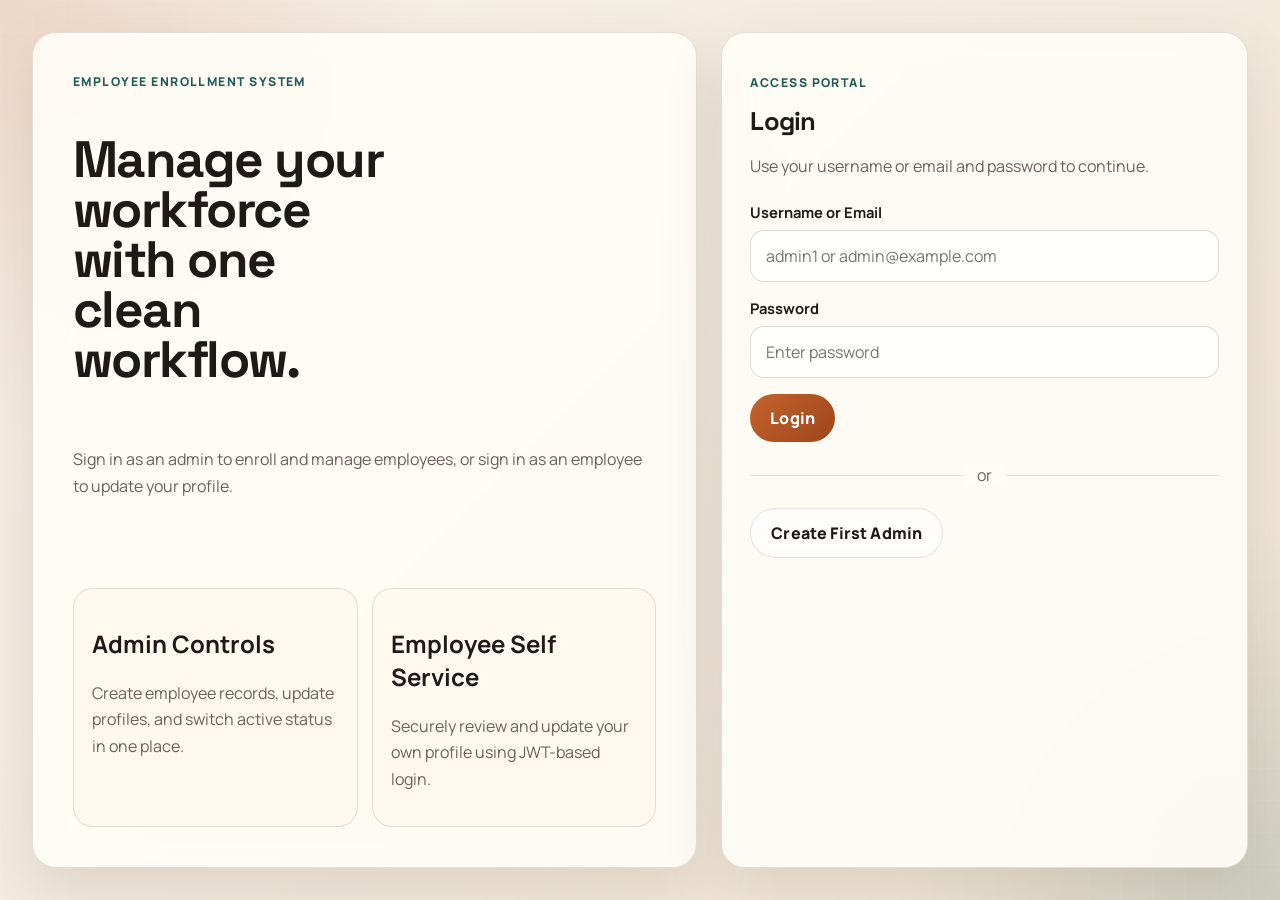
<file: public/index.html>
<!DOCTYPE html>
<html lang="en">
<head>
    <meta charset="UTF-8">
    <meta name="viewport" content="width=device-width, initial-scale=1.0">
    <title>Employee Enrollment</title>
    <link rel="preconnect" href="https://fonts.googleapis.com">
    <link rel="preconnect" href="https://fonts.gstatic.com" crossorigin>
    <link href="https://fonts.googleapis.com/css2?family=Manrope:wght@400;500;700;800&family=Space+Grotesk:wght@500;700&display=swap" rel="stylesheet">
    <link rel="stylesheet" href="assets/styles.css">
</head>
<body class="page-auth">
    <main class="auth-shell">
        <section class="hero-panel">
            <div class="eyebrow">Employee Enrollment System</div>
            <h1>Manage your workforce with one clean workflow.</h1>
            <p class="hero-copy">
                Sign in as an admin to enroll and manage employees, or sign in as an employee to update your profile.
            </p>
            <div class="hero-grid">
                <article class="hero-card">
                    <h2>Admin Controls</h2>
                    <p>Create employee records, update profiles, and switch active status in one place.</p>
                </article>
                <article class="hero-card">
                    <h2>Employee Self Service</h2>
                    <p>Securely review and update your own profile using JWT-based login.</p>
                </article>
            </div>
        </section>

        <section class="panel stack-lg">
            <div>
                <p class="eyebrow">Access Portal</p>
                <h2 class="section-title">Login</h2>
                <p class="section-copy">Use your username or email and password to continue.</p>
            </div>

            <div id="authMessage" class="message hidden"></div>

            <form id="loginForm" class="stack-md">
                <label class="field">
                    <span>Username or Email</span>
                    <input type="text" name="usernameOrEmail" placeholder="admin1 or admin@example.com" required>
                </label>
                <label class="field">
                    <span>Password</span>
                    <input type="password" name="password" placeholder="Enter password" required>
                </label>
                <button type="submit" class="btn btn-primary">Login</button>
            </form>

            <div class="divider"><span>or</span></div>

            <div class="stack-md">
                <button id="toggleAdminRegister" type="button" class="btn btn-secondary">Create First Admin</button>

                <form id="adminRegisterForm" class="stack-md hidden">
                    <div class="split two">
                        <label class="field">
                            <span>First Name</span>
                            <input type="text" name="firstName" required>
                        </label>
                        <label class="field">
                            <span>Last Name</span>
                            <input type="text" name="lastName" required>
                        </label>
                    </div>

                    <div class="split two">
                        <label class="field">
                            <span>Email</span>
                            <input type="email" name="email" required>
                        </label>
                        <label class="field">
                            <span>Phone</span>
                            <input type="text" name="phone" maxlength="10" pattern="\d{10}" required>
                        </label>
                    </div>

                    <div class="split two">
                        <label class="field">
                            <span>Department</span>
                            <input type="text" name="department" value="Administration" required>
                        </label>
                        <label class="field">
                            <span>Salary</span>
                            <input type="number" name="salary" min="1" step="0.01" required>
                        </label>
                    </div>

                    <div class="split two">
                        <label class="field">
                            <span>Joining Date</span>
                            <input type="date" name="joiningDate" required>
                        </label>
                        <label class="field">
                            <span>Username</span>
                            <input type="text" name="username" minlength="4" required>
                        </label>
                    </div>

                    <label class="field">
                        <span>Address</span>
                        <input type="text" name="address" required>
                    </label>

                    <label class="field">
                        <span>Password</span>
                        <input type="password" name="password" minlength="8" required>
                    </label>

                    <button type="submit" class="btn btn-primary">Register Admin</button>
                </form>
            </div>
        </section>
    </main>

    <script src="assets/app.js"></script>
    <script type="text/javascript">
    (function (l) {
      if (l.search[1] === "/") {
        var decoded = l.search
          .slice(1)
          .split("&")
          .map(function (s) {
            return s.replace(/~and~/g, "&");
          })
          .join("?");
        window.history.replaceState(
          null,
          null,
          l.pathname.slice(0, -1) + decoded + l.hash
        );
      }
    })(window.location);
  </script>
</body>
</html>
</file>
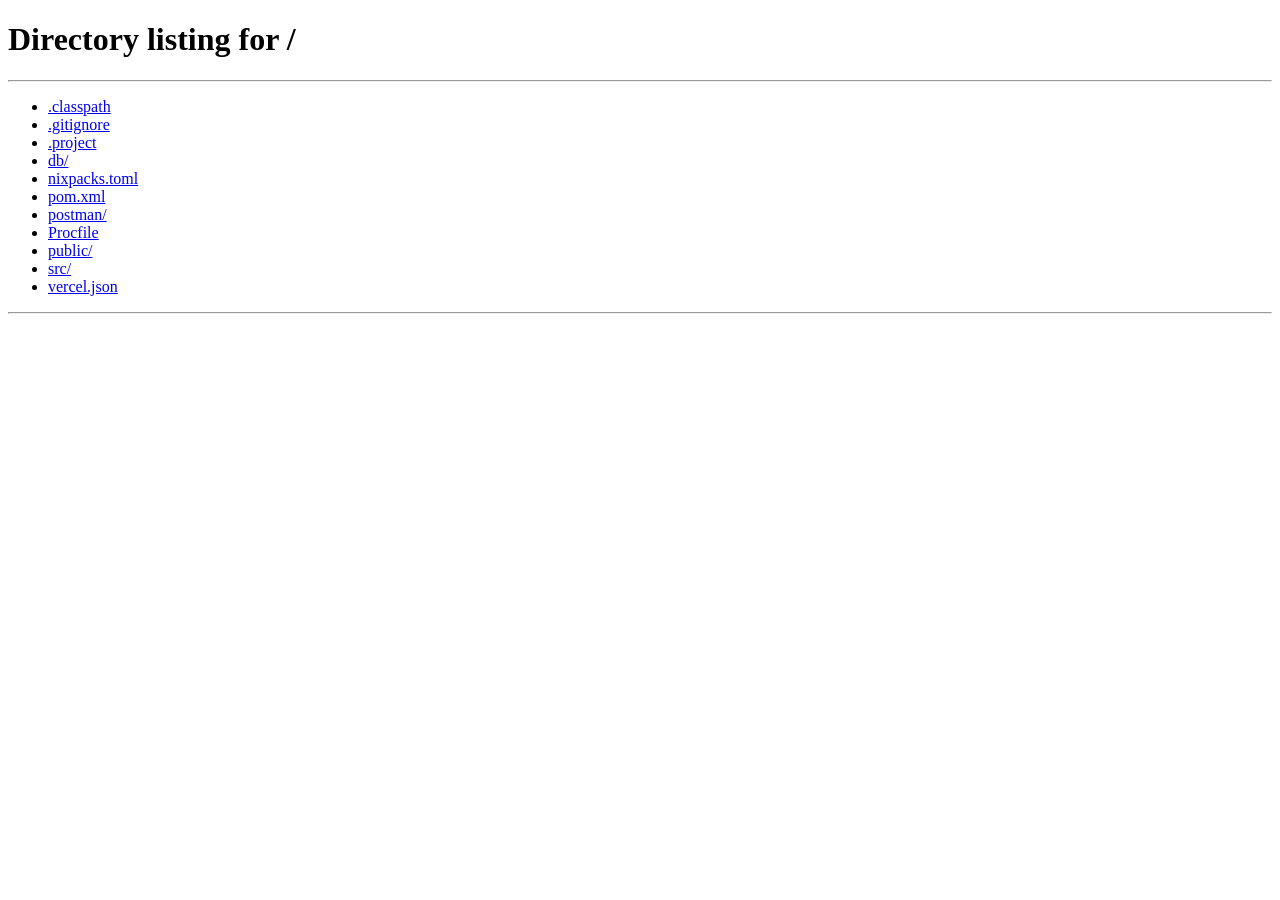
<file: public/admin-dashboard.html>
<!DOCTYPE html>
<html lang="en">
<head>
    <meta charset="UTF-8">
    <meta name="viewport" content="width=device-width, initial-scale=1.0">
    <title>Admin Dashboard</title>
    <link rel="preconnect" href="https://fonts.googleapis.com">
    <link rel="preconnect" href="https://fonts.gstatic.com" crossorigin>
    <link href="https://fonts.googleapis.com/css2?family=Manrope:wght@400;500;700;800&family=Space+Grotesk:wght@500;700&display=swap" rel="stylesheet">
    <link rel="stylesheet" href="assets/styles.css">
</head>
<body class="page-dashboard">
    <div class="app-shell">
        <aside class="sidebar">
            <div class="brand-block">
                <p class="eyebrow">Employee Enrollment</p>
                <h1 class="brand-title">Admin Control</h1>
                <p class="sidebar-copy">A single workspace to enroll, review, and manage your workforce.</p>
            </div>

            <nav class="sidebar-nav">
                <a class="nav-link active" href="#overview">Overview</a>
                <a class="nav-link" href="#directory">Employee Directory</a>
                <a class="nav-link" href="#editor">Create or Update</a>
            </nav>

            <div class="sidebar-card">
                <span class="sidebar-card-label">Signed In</span>
                <strong id="adminIdentity" class="sidebar-card-value"></strong>
            </div>

            <button id="logoutButton" class="btn btn-secondary sidebar-logout" type="button">Logout</button>
        </aside>

        <main class="workspace">
            <header class="workspace-topbar" id="overview">
                <div>
                    <p class="eyebrow">Admin Workspace</p>
                    <h2 class="workspace-title">Employee Operations Dashboard</h2>
                    <p class="section-copy">Track employee records, keep statuses updated, and manage onboarding data from one production-style console.</p>
                </div>
                <button id="refreshEmployees" class="btn btn-secondary" type="button">Refresh Data</button>
            </header>

            <section class="overview-grid">
                <article class="highlight-card">
                    <span class="highlight-label">Roster Health</span>
                    <h3>Live employee overview</h3>
                    <p>Use the stats and directory below to see how many employees are active and quickly jump into edits.</p>
                </article>
                <div id="employeeSummary" class="metric-grid"></div>
            </section>

            <div id="adminMessage" class="message hidden"></div>

            <section class="workspace-grid">
                <section class="panel stack-lg" id="directory">
                    <div class="section-head">
                        <div>
                            <p class="eyebrow">Directory</p>
                            <h3 class="section-title">Employee Directory</h3>
                        </div>
                    </div>
                    <div id="employeeTableWrap" class="table-wrap"></div>
                </section>

                <section class="panel stack-lg" id="editor">
                    <div class="section-head">
                        <div>
                            <p class="eyebrow">Editor</p>
                            <h3 class="section-title">Add or Update Employee</h3>
                        </div>
                        <button id="resetEmployeeForm" class="btn btn-secondary" type="button">Reset Form</button>
                    </div>

                    <form id="employeeForm" class="stack-md">
                        <input type="hidden" name="empId">

                        <div class="split two">
                            <label class="field">
                                <span>First Name</span>
                                <input type="text" name="firstName" required>
                            </label>
                            <label class="field">
                                <span>Last Name</span>
                                <input type="text" name="lastName" required>
                            </label>
                        </div>

                        <div class="split two">
                            <label class="field">
                                <span>Email</span>
                                <input type="email" name="email" required>
                            </label>
                            <label class="field">
                                <span>Phone</span>
                                <input type="text" name="phone" maxlength="10" pattern="\d{10}" required>
                            </label>
                        </div>

                        <div class="split two">
                            <label class="field">
                                <span>Department</span>
                                <input type="text" name="department" required>
                            </label>
                            <label class="field">
                                <span>Role</span>
                                <select name="role" required>
                                    <option value="EMPLOYEE">EMPLOYEE</option>
                                    <option value="ADMIN">ADMIN</option>
                                </select>
                            </label>
                        </div>

                        <div class="split two">
                            <label class="field hidden" id="salaryFieldGroup">
                                <span>Salary</span>
                                <input type="number" name="salary" min="1" step="0.01">
                            </label>
                            <div class="field">
                                <span>Compensation</span>
                                <input type="text" value="Salary is auto-assigned on create and can be edited later." readonly>
                            </div>
                        </div>

                        <div class="split two">
                            <label class="field">
                                <span>Joining Date</span>
                                <input type="date" name="joiningDate" required>
                            </label>
                            <label class="field">
                                <span>Username</span>
                                <input type="text" name="username" minlength="4" required>
                            </label>
                        </div>

                        <label class="field">
                            <span>Address</span>
                            <input type="text" name="address" required>
                        </label>

                        <label class="field">
                            <span>Password</span>
                            <input type="password" name="password" minlength="8" required>
                        </label>

                        <p class="section-copy">Employees are enrolled as Active by default. Salary is auto-assigned during create and appears when you edit an existing employee.</p>

                        <button type="submit" class="btn btn-primary">Save Employee</button>
                    </form>
                </section>
            </section>
        </main>
    </div>

    <script src="assets/app.js"></script>
</body>
</html>
</file>
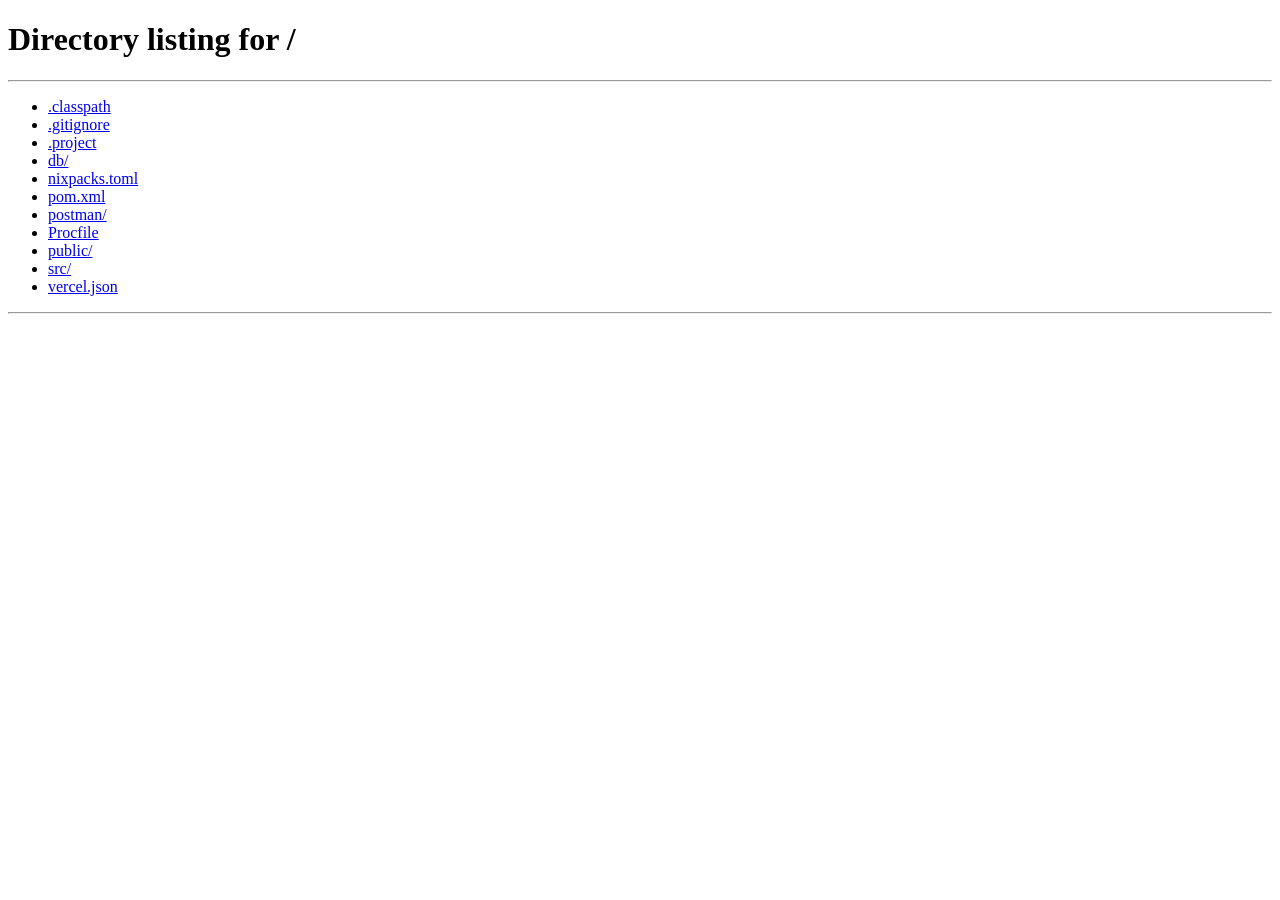
<file: public/employee-dashboard.html>
<!DOCTYPE html>
<html lang="en">
<head>
    <meta charset="UTF-8">
    <meta name="viewport" content="width=device-width, initial-scale=1.0">
    <title>Employee Profile</title>
    <link rel="preconnect" href="https://fonts.googleapis.com">
    <link rel="preconnect" href="https://fonts.gstatic.com" crossorigin>
    <link href="https://fonts.googleapis.com/css2?family=Manrope:wght@400;500;700;800&family=Space+Grotesk:wght@500;700&display=swap" rel="stylesheet">
    <link rel="stylesheet" href="assets/styles.css">
</head>
<body class="page-dashboard">
    <div class="app-shell">
        <aside class="sidebar">
            <div class="brand-block">
                <p class="eyebrow">Employee Enrollment</p>
                <h1 class="brand-title">My Workspace</h1>
                <p class="sidebar-copy">Review your employee profile and keep your personal information up to date.</p>
            </div>

            <nav class="sidebar-nav">
                <a class="nav-link active" href="#overview">Overview</a>
                <a class="nav-link" href="#profile">Profile Card</a>
                <a class="nav-link" href="#editor">Update Details</a>
            </nav>

            <div class="sidebar-card">
                <span class="sidebar-card-label">Signed In</span>
                <strong id="employeeIdentity" class="sidebar-card-value"></strong>
            </div>

            <button id="logoutButton" class="btn btn-secondary sidebar-logout" type="button">Logout</button>
        </aside>

        <main class="workspace">
            <header class="workspace-topbar" id="overview">
                <div>
                    <p class="eyebrow">Employee Workspace</p>
                    <h2 class="workspace-title">Profile Management Dashboard</h2>
                    <p class="section-copy">Your profile details stay in sync with the backend employee APIs so you can manage your information confidently.</p>
                </div>
            </header>

            <section class="overview-grid employee-overview-grid">
                <article class="highlight-card">
                    <span class="highlight-label">Profile Access</span>
                    <h3>Your account details at a glance</h3>
                    <p>Review key information, then update your profile details from the form below.</p>
                </article>
                <div id="employeeQuickStats" class="metric-grid"></div>
            </section>

            <div id="employeeMessage" class="message hidden"></div>

            <section class="workspace-grid employee-workspace-grid">
                <section class="panel stack-lg" id="profile">
                    <div>
                        <p class="eyebrow">Profile Card</p>
                        <h3 class="section-title">Current Details</h3>
                    </div>
                    <div id="employeeProfileCard" class="profile-card"></div>
                </section>

                <section class="panel stack-lg" id="editor">
                    <div>
                        <p class="eyebrow">Update Form</p>
                        <h3 class="section-title">Edit Your Information</h3>
                        <p class="section-copy">This form sends your updates to the employee profile endpoint.</p>
                    </div>

                    <form id="employeeProfileForm" class="stack-md">
                        <div class="split two">
                            <label class="field">
                                <span>First Name</span>
                                <input type="text" name="firstName" required>
                            </label>
                            <label class="field">
                                <span>Last Name</span>
                                <input type="text" name="lastName" required>
                            </label>
                        </div>

                        <div class="split two">
                            <label class="field">
                                <span>Email</span>
                                <input type="email" name="email" required>
                            </label>
                            <label class="field">
                                <span>Phone</span>
                                <input type="text" name="phone" maxlength="10" pattern="\d{10}" required>
                            </label>
                        </div>

                        <div class="split two">
                            <label class="field">
                                <span>Department</span>
                                <input type="text" name="department" required>
                            </label>
                            <label class="field">
                                <span>Role</span>
                                <input type="text" name="role" readonly>
                            </label>
                        </div>

                        <div class="split two">
                            <label class="field">
                                <span>Joining Date</span>
                                <input type="date" name="joiningDate" required>
                            </label>
                            <label class="field">
                                <span>Username</span>
                                <input type="text" name="username" minlength="4" required>
                            </label>
                        </div>

                        <label class="field">
                            <span>Address</span>
                            <input type="text" name="address" required>
                        </label>

                        <label class="field">
                            <span>Password</span>
                            <input type="password" name="password" minlength="8" required>
                        </label>

                        <button type="submit" class="btn btn-primary">Update Profile</button>
                    </form>
                </section>
            </section>
        </main>
    </div>

    <script src="assets/app.js"></script>
</body>
</html>
</file>
<file: public/assets/styles.css>
:root {
    --bg: #f4efe7;
    --panel: rgba(255, 252, 247, 0.92);
    --panel-strong: rgba(255, 247, 236, 0.96);
    --text: #1f1a17;
    --muted: #6b6159;
    --line: rgba(68, 52, 39, 0.14);
    --accent: #c4622d;
    --accent-dark: #9d461b;
    --teal: #205c56;
    --danger: #a2362b;
    --success: #1d6b49;
    --shadow: 0 24px 60px rgba(73, 52, 37, 0.12);
    --radius: 24px;
}

* {
    box-sizing: border-box;
}

html {
    scroll-behavior: smooth;
}

body {
    margin: 0;
    min-height: 100vh;
    font-family: "Manrope", sans-serif;
    color: var(--text);
    background:
        radial-gradient(circle at top left, rgba(196, 98, 45, 0.18), transparent 28%),
        radial-gradient(circle at bottom right, rgba(32, 92, 86, 0.16), transparent 24%),
        linear-gradient(135deg, #f7f1e8 0%, #efe4d3 100%);
}

body::before {
    content: "";
    position: fixed;
    inset: 0;
    background-image:
        linear-gradient(rgba(255, 255, 255, 0.18) 1px, transparent 1px),
        linear-gradient(90deg, rgba(255, 255, 255, 0.18) 1px, transparent 1px);
    background-size: 32px 32px;
    opacity: 0.3;
    pointer-events: none;
}

.auth-shell,
.app-shell {
    position: relative;
    z-index: 1;
}

.auth-shell {
    display: grid;
    grid-template-columns: 1.2fr 0.95fr;
    gap: 24px;
    padding: 32px;
    min-height: 100vh;
}

.hero-panel,
.panel,
.highlight-card,
.metric-card,
.sidebar {
    background: var(--panel);
    border: 1px solid var(--line);
    border-radius: var(--radius);
    box-shadow: var(--shadow);
    backdrop-filter: blur(14px);
}

.hero-panel {
    padding: 40px;
    display: flex;
    flex-direction: column;
    justify-content: space-between;
}

.panel {
    padding: 28px;
}

.app-shell {
    display: grid;
    grid-template-columns: 300px 1fr;
    gap: 22px;
    min-height: 100vh;
    padding: 22px;
}

.sidebar {
    padding: 24px;
    display: flex;
    flex-direction: column;
    gap: 22px;
    position: sticky;
    top: 22px;
    height: calc(100vh - 44px);
}

.brand-block {
    display: grid;
    gap: 10px;
}

.brand-title,
.workspace-title,
h1,
.section-title {
    margin: 0;
    font-family: "Space Grotesk", sans-serif;
    letter-spacing: -0.03em;
}

.brand-title {
    font-size: 2rem;
}

h1 {
    font-size: clamp(2.5rem, 4vw, 4.6rem);
    line-height: 0.98;
    max-width: 10ch;
}

.workspace-title,
.section-title {
    font-size: clamp(1.35rem, 2vw, 2rem);
}

.hero-copy,
.section-copy,
.sidebar-copy,
p {
    color: var(--muted);
    line-height: 1.65;
}

.sidebar-nav {
    display: grid;
    gap: 10px;
}

.nav-link {
    display: block;
    padding: 13px 16px;
    border-radius: 16px;
    text-decoration: none;
    color: var(--text);
    background: rgba(255, 255, 255, 0.52);
    border: 1px solid transparent;
    font-weight: 700;
}

.nav-link.active,
.nav-link:hover {
    background: rgba(196, 98, 45, 0.12);
    border-color: rgba(196, 98, 45, 0.18);
}

.sidebar-card {
    padding: 18px;
    border-radius: 18px;
    background: linear-gradient(145deg, rgba(32, 92, 86, 0.12), rgba(196, 98, 45, 0.12));
    border: 1px solid var(--line);
}

.sidebar-card-label {
    display: block;
    margin-bottom: 8px;
    font-size: 0.78rem;
    text-transform: uppercase;
    letter-spacing: 0.12em;
    color: var(--muted);
    font-weight: 800;
}

.sidebar-card-value {
    font-size: 1rem;
    line-height: 1.5;
}

.sidebar-logout {
    margin-top: auto;
}

.workspace {
    display: grid;
    gap: 22px;
}

.workspace-topbar {
    display: flex;
    justify-content: space-between;
    align-items: flex-start;
    gap: 18px;
    padding: 10px 6px 0;
}

.overview-grid,
.workspace-grid,
.hero-grid,
.split,
.metric-grid,
.profile-card {
    display: grid;
    gap: 14px;
}

.overview-grid {
    grid-template-columns: minmax(260px, 0.8fr) minmax(420px, 1.2fr);
    align-items: stretch;
}

.employee-overview-grid {
    grid-template-columns: minmax(260px, 0.9fr) minmax(300px, 1.1fr);
}

.workspace-grid {
    grid-template-columns: minmax(520px, 1.2fr) minmax(340px, 0.9fr);
    align-items: start;
}

.employee-workspace-grid {
    grid-template-columns: minmax(320px, 0.95fr) minmax(420px, 1.05fr);
}

.split.two {
    grid-template-columns: repeat(2, minmax(0, 1fr));
}

.split.three {
    grid-template-columns: repeat(3, minmax(0, 1fr));
}

.metric-grid {
    grid-template-columns: repeat(3, minmax(0, 1fr));
}

.hero-grid {
    grid-template-columns: repeat(2, minmax(0, 1fr));
    margin-top: 28px;
}

.highlight-card {
    padding: 24px;
    display: flex;
    flex-direction: column;
    justify-content: space-between;
    min-height: 190px;
}

.highlight-card h3 {
    margin: 0;
    font-family: "Space Grotesk", sans-serif;
    font-size: 1.6rem;
}

.highlight-label {
    font-size: 0.76rem;
    text-transform: uppercase;
    letter-spacing: 0.12em;
    color: var(--teal);
    font-weight: 800;
}

.metric-card,
.hero-card,
.profile-item {
    border-radius: 20px;
    border: 1px solid var(--line);
    background: rgba(255, 248, 238, 0.8);
    padding: 18px;
}

.metric-card strong,
.profile-item strong {
    display: block;
    margin-bottom: 8px;
    font-size: 0.78rem;
    text-transform: uppercase;
    letter-spacing: 0.1em;
    color: var(--muted);
}

.metric-value {
    font-family: "Space Grotesk", sans-serif;
    font-size: 2rem;
    line-height: 1;
}

.field {
    display: flex;
    flex-direction: column;
    gap: 8px;
}

.field span {
    font-size: 0.92rem;
    font-weight: 700;
}

input,
select,
button {
    font: inherit;
}

input,
select {
    width: 100%;
    border: 1px solid rgba(79, 58, 43, 0.18);
    border-radius: 14px;
    padding: 14px 15px;
    background: rgba(255, 255, 255, 0.8);
    color: var(--text);
    transition: border-color 0.2s ease, box-shadow 0.2s ease, transform 0.2s ease;
}

input:focus,
select:focus {
    outline: none;
    border-color: var(--accent);
    box-shadow: 0 0 0 4px rgba(196, 98, 45, 0.14);
    transform: translateY(-1px);
}

.btn {
    border: 0;
    border-radius: 999px;
    padding: 13px 20px;
    cursor: pointer;
    font-weight: 800;
    letter-spacing: 0.01em;
}

.btn-primary {
    background: linear-gradient(135deg, var(--accent), var(--accent-dark));
    color: #fff;
}

.btn-secondary {
    background: rgba(255, 255, 255, 0.72);
    color: var(--text);
    border: 1px solid var(--line);
}

.btn-small {
    padding: 9px 14px;
    font-size: 0.88rem;
}

.eyebrow {
    display: inline-flex;
    width: fit-content;
    text-transform: uppercase;
    letter-spacing: 0.12em;
    font-size: 0.76rem;
    font-weight: 800;
    color: var(--teal);
}

.divider {
    position: relative;
    text-align: center;
    color: var(--muted);
}

.divider::before {
    content: "";
    position: absolute;
    left: 0;
    right: 0;
    top: 50%;
    height: 1px;
    background: var(--line);
}

.divider span {
    position: relative;
    z-index: 1;
    display: inline-block;
    padding: 0 14px;
    background: var(--panel);
}

.message {
    padding: 14px 16px;
    border-radius: 16px;
    font-weight: 600;
}

.message.success {
    background: rgba(29, 107, 73, 0.1);
    color: var(--success);
    border: 1px solid rgba(29, 107, 73, 0.15);
}

.message.error {
    background: rgba(162, 54, 43, 0.1);
    color: var(--danger);
    border: 1px solid rgba(162, 54, 43, 0.15);
}

.hidden {
    display: none !important;
}

.stack-lg > * + * {
    margin-top: 22px;
}

.stack-md > * + * {
    margin-top: 16px;
}

.section-head {
    display: flex;
    justify-content: space-between;
    align-items: center;
    gap: 12px;
}

.table-wrap {
    overflow: auto;
    border: 1px solid var(--line);
    border-radius: 20px;
    background: rgba(255, 252, 247, 0.78);
}

table {
    width: 100%;
    border-collapse: collapse;
    min-width: 880px;
}

th,
td {
    padding: 14px;
    border-bottom: 1px solid var(--line);
    text-align: left;
    vertical-align: top;
}

th {
    font-size: 0.84rem;
    text-transform: uppercase;
    letter-spacing: 0.08em;
    color: var(--muted);
    background: rgba(255, 247, 236, 0.9);
}

tr:hover td {
    background: rgba(196, 98, 45, 0.04);
}

.row-actions {
    display: flex;
    gap: 8px;
    flex-wrap: wrap;
}

.profile-card {
    grid-template-columns: repeat(2, minmax(0, 1fr));
}

.profile-item {
    background: rgba(255, 255, 255, 0.66);
}

.empty-state {
    padding: 26px;
    text-align: center;
    color: var(--muted);
}

@media (max-width: 1200px) {
    .app-shell {
        grid-template-columns: 1fr;
    }

    .sidebar {
        position: static;
        height: auto;
    }

    .overview-grid,
    .workspace-grid,
    .employee-workspace-grid,
    .employee-overview-grid,
    .auth-shell {
        grid-template-columns: 1fr;
    }
}

@media (max-width: 780px) {
    .auth-shell,
    .app-shell {
        padding: 16px;
    }

    .workspace-topbar,
    .section-head {
        flex-direction: column;
        align-items: flex-start;
    }

    .split.two,
    .split.three,
    .metric-grid,
    .hero-grid,
    .profile-card {
        grid-template-columns: 1fr;
    }

    table {
        min-width: 720px;
    }
}
</file>
